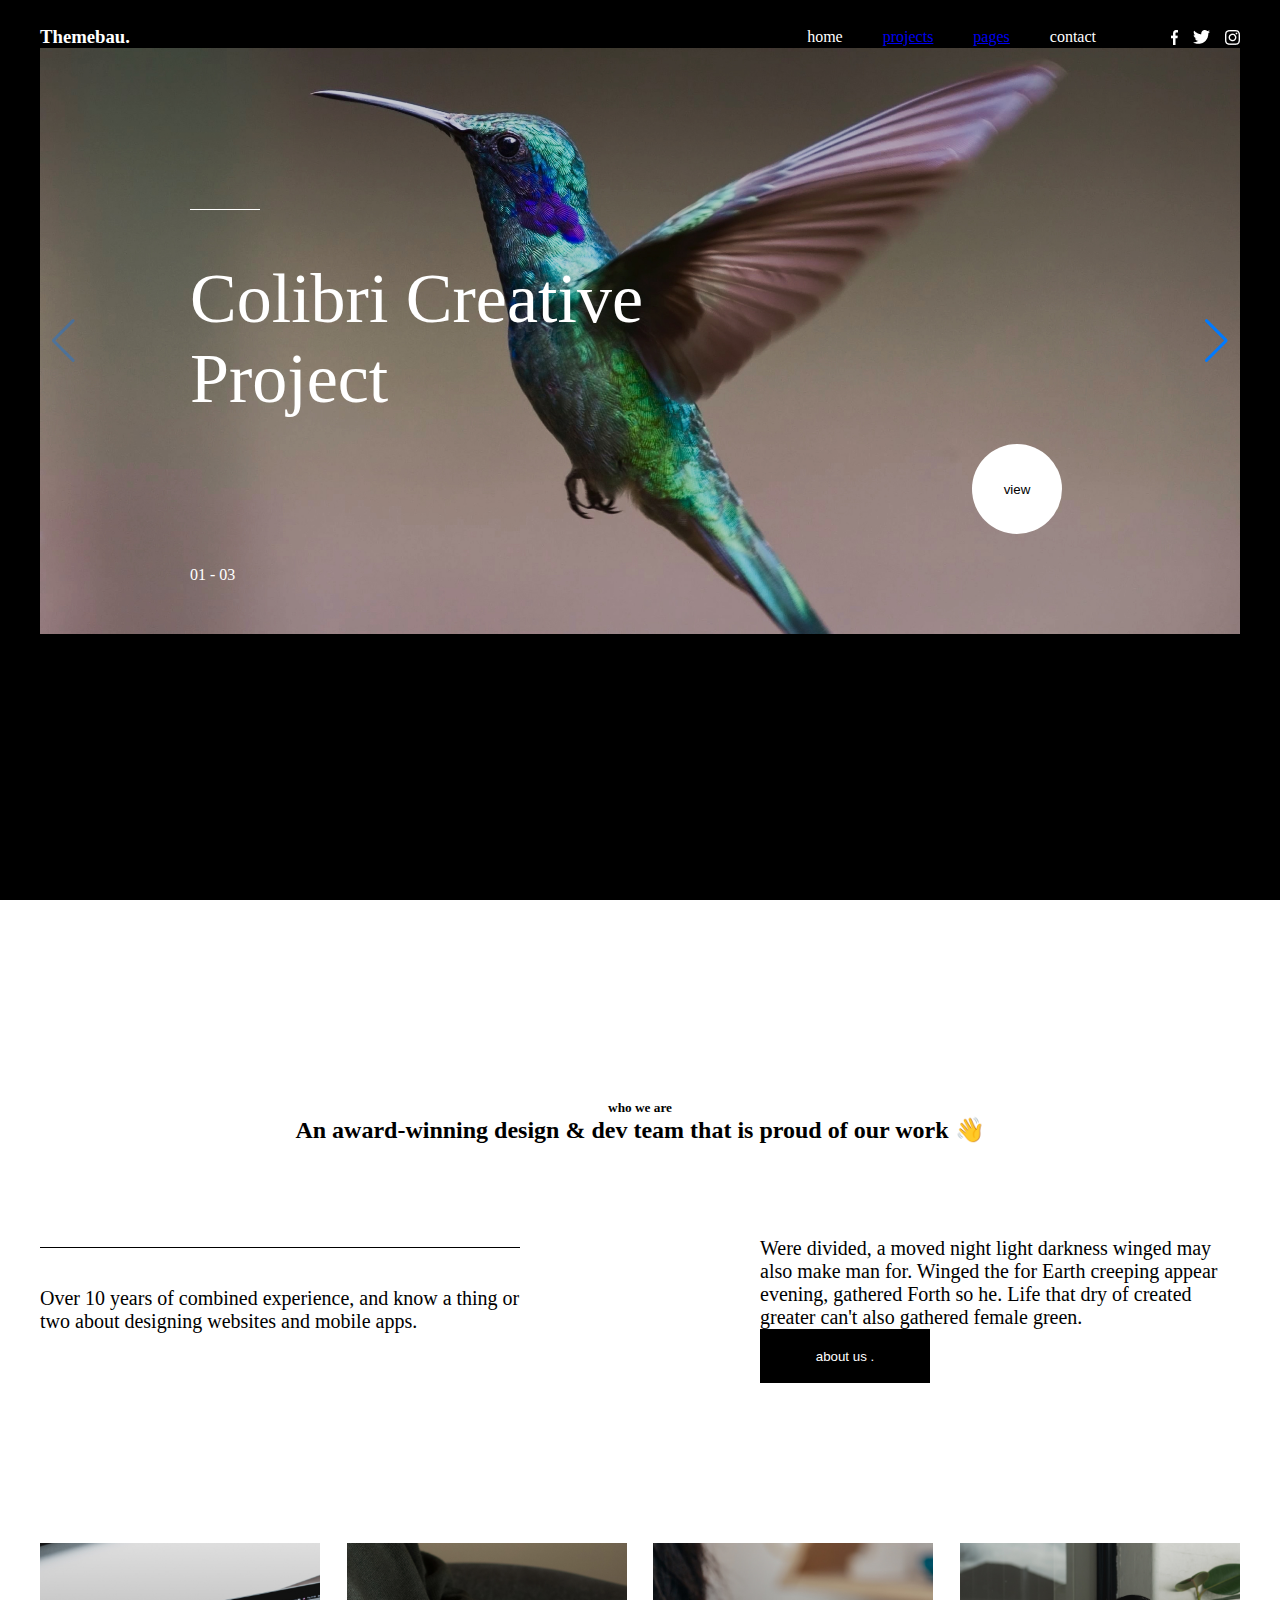
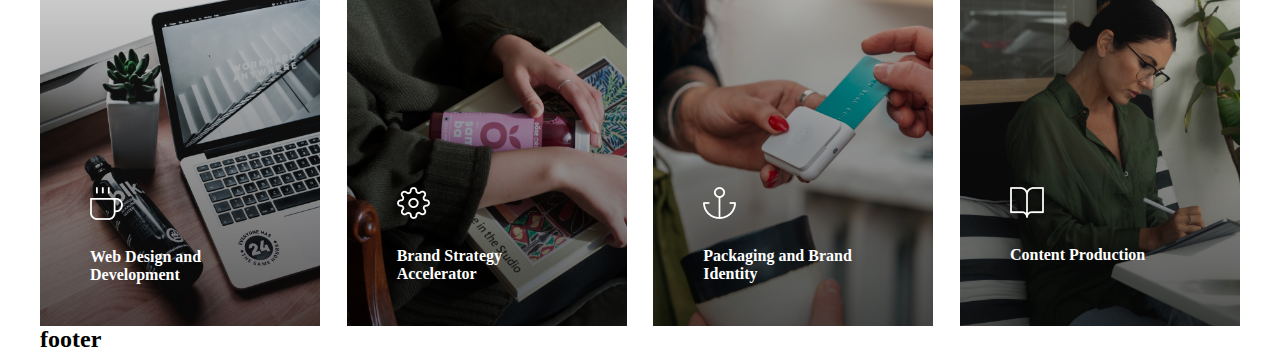
<file: index.html>
<!doctype html>
<html lang="en">
<head>
    <meta charset="UTF-8">
    <meta name="viewport"
          content="width=device-width, user-scalable=no, initial-scale=1.0, maximum-scale=1.0, minimum-scale=1.0">
    <meta http-equiv="X-UA-Compatible" content="ie=edge">
    <title>Document</title>
    <link rel="stylesheet" href="style.css">
    <link
            rel="stylesheet"
            href="https://cdn.jsdelivr.net/npm/swiper@11/swiper-bundle.min.css"
    />
</head>
<body>
<header>
    <div class="container">
        <div class="header__top">
            <h3>Themebau.</h3>
            <div class="header__right">
                <ul>
                    <li>home</li>
                    <li><a href="Projects/project.html">projects</a></li>
                    <li><a href="pages/minipages/pages.html">pages</a></li>
                    <li>contact</li>
                </ul>
                <img src="image/Vector%20(52).png" alt="">
                <img src="image/Vector%20(53).png" alt="">
                <img src="image/Vector%20(54).png" alt="">
            </div>
        </div>


                <div class="swiper mySwiper">
                    <div class="swiper-wrapper">
                        <div class="swiper-slide">
                            <div class="colibri__banner">
                                <h1>Colibri Creative <br>
                                    Project</h1>
                                <button>view</button>
                                <p>01 - 03</p>
                            </div>
                        </div>
                        <div class="swiper-slide">
                            <div class="colibri__banner">
                                <h1>Colibri Creative <br>
                                    Project</h1>
                                <button>view</button>
                                <p>02 - 03</p>
                            </div>
                        </div>
                        <div class="swiper-slide">
                                <div class="colibri__banner second">
                                    <h1>Colibri Creative <br>
                                        Project</h1>
                                    <button>view</button>
                                    <p>03 - 03</p>
                                </div>
                        </div>
                    </div>
                    <div class="swiper-button-next"></div>
                    <div class="swiper-button-prev"></div>
                </div>



        </div>

</header>
<main>

    <section class="about">
        <div class="container">
            <h5>who we are</h5>
            <h2>An award-winning design & dev team
                that is proud of our work  👋</h2>
            <div class="about__box">
                <div class="about__left">
                    <p>Over 10 years of combined experience,
                        and know a thing or two about designing
                        websites and mobile apps.</p>
                </div>
                <div class="about__right">
                    <p>Were divided, a moved night light darkness winged may
                        also make man for. Winged the for Earth creeping appear
                        evening, gathered Forth so he. Life that dry of created
                        greater can't also gathered female green.</p>
                    <button>about us  .</button>
                </div>
            </div>
        </div>
    </section>
    <section class="image">
        <div class="container">
            <div class="image__box">
                <div class="image__card one">
                    <img src="image/cup%20icon.png" alt="">
                    <h4>Web Design and <br>
                        Development</h4>
                </div>
                <div class="image__card two">
                    <img src="image/settings.png" alt="">
                    <h4>Brand Strategy <br>
                        Accelerator</h4>
                </div>
                <div class="image__card three">
                    <img src="image/anchor%20icon.png" alt="">
                    <h4>Packaging and Brand <br>
                        Identity</h4>
                </div>
                <div class="image__card four">
                    <img src="image/book%20icon.png" alt="">
                    <h4>Content Production</h4>
                </div>
            </div>
        </div>
    </section>
</main>
<footer>
    <div class="container">
        <h2>footer</h2>

    </div>
</footer>



<script src="https://cdn.jsdelivr.net/npm/swiper@11/swiper-bundle.min.js"></script>
<script>
    var swiper = new Swiper(".mySwiper", {
        navigation: {
            nextEl: ".swiper-button-next",
            prevEl: ".swiper-button-prev",
        },
    });
</script>
</body>
</html>
</file>
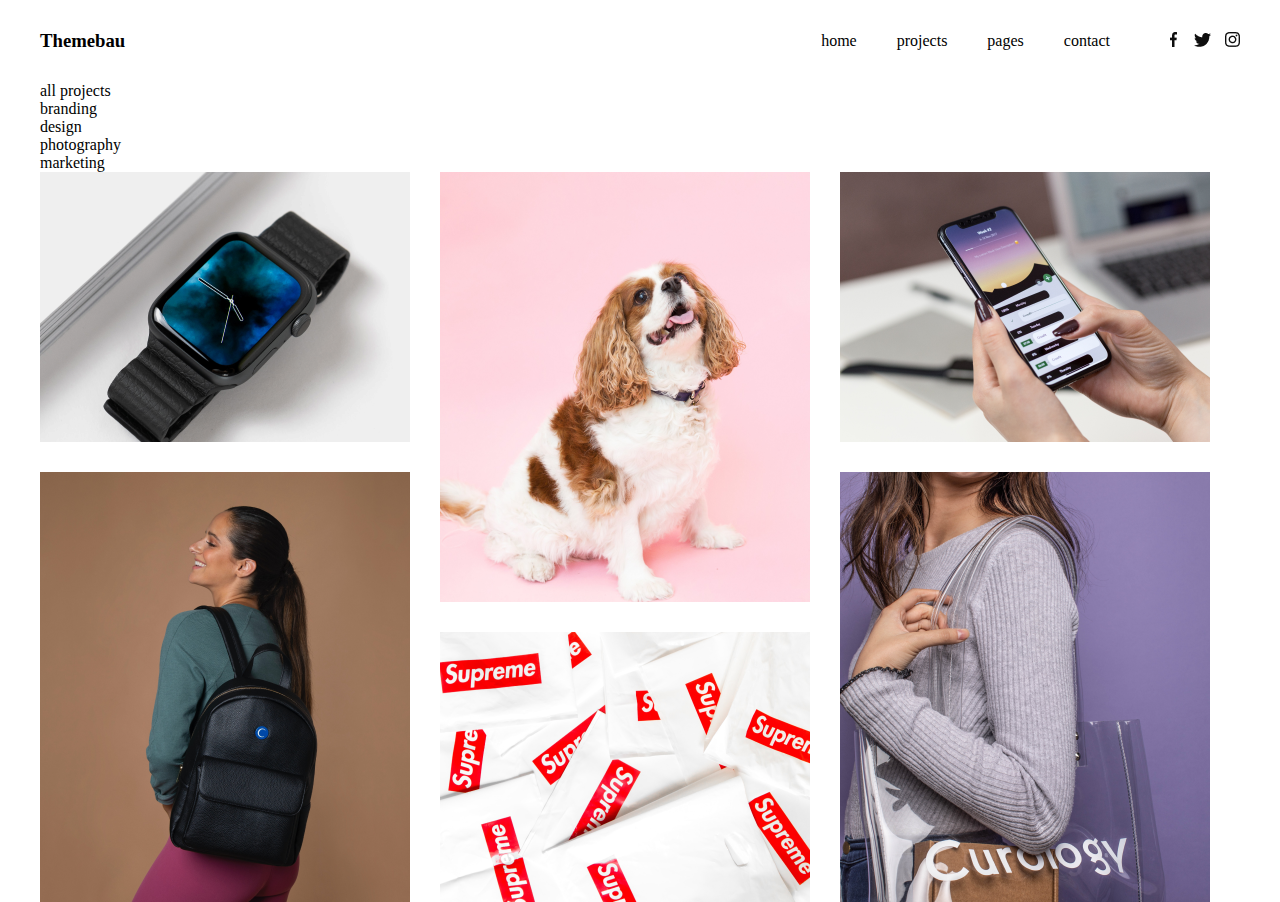
<file: Projects/project.html>
<!doctype html>
<html lang="en">
<head>
    <meta charset="UTF-8">
    <meta name="viewport"
          content="width=device-width, user-scalable=no, initial-scale=1.0, maximum-scale=1.0, minimum-scale=1.0">
    <meta http-equiv="X-UA-Compatible" content="ie=edge">
    <title>ПРОЕКТЫ</title>
    <link rel="stylesheet" href="project.css">
</head>
<body>
<header>
<div class="container">
    <div class="header__top">
<h3>Themebau</h3>
        <div class="header__right">
<ul>
    <li>home</li>
    <li>projects</li>
    <li>pages</li>
    <li>contact</li>
</ul>
            <div class="header__icons">
                <img src="../social%20icons.png" alt="">
            </div>
        </div>
</div>
</div>
</header>
<main>
    <section class="award">
        <div class="container">

        </div>
    </section>
    <section class="gallery">
        <div class="container">
            <ul>
                <li>all projects</li>
                <li>branding</li>
                <li>design</li>
                <li>photography</li>
                <li>marketing</li>
            </ul>
            <div class="gallery__top">
                <div class="gallery__left">
                    <img src="image/image%20(21).png" alt="">
                    <img src="image/image%20(22).png" alt="">
                </div>
                <div class="gallery__center">
                    <img src="image/image%20(23).png" alt="">
                    <img src="image/image%20(24).png" alt="">
                </div>
                <div class="gallery__right">
                    <img src="image/image%20(25).png" alt="">
                    <img src="image/image%20(26).png" alt="">
                </div>
            </div>
            <div class="gallery__bottom"></div>
        </div>
    </section>
</main>
</body>
</html>
</file>
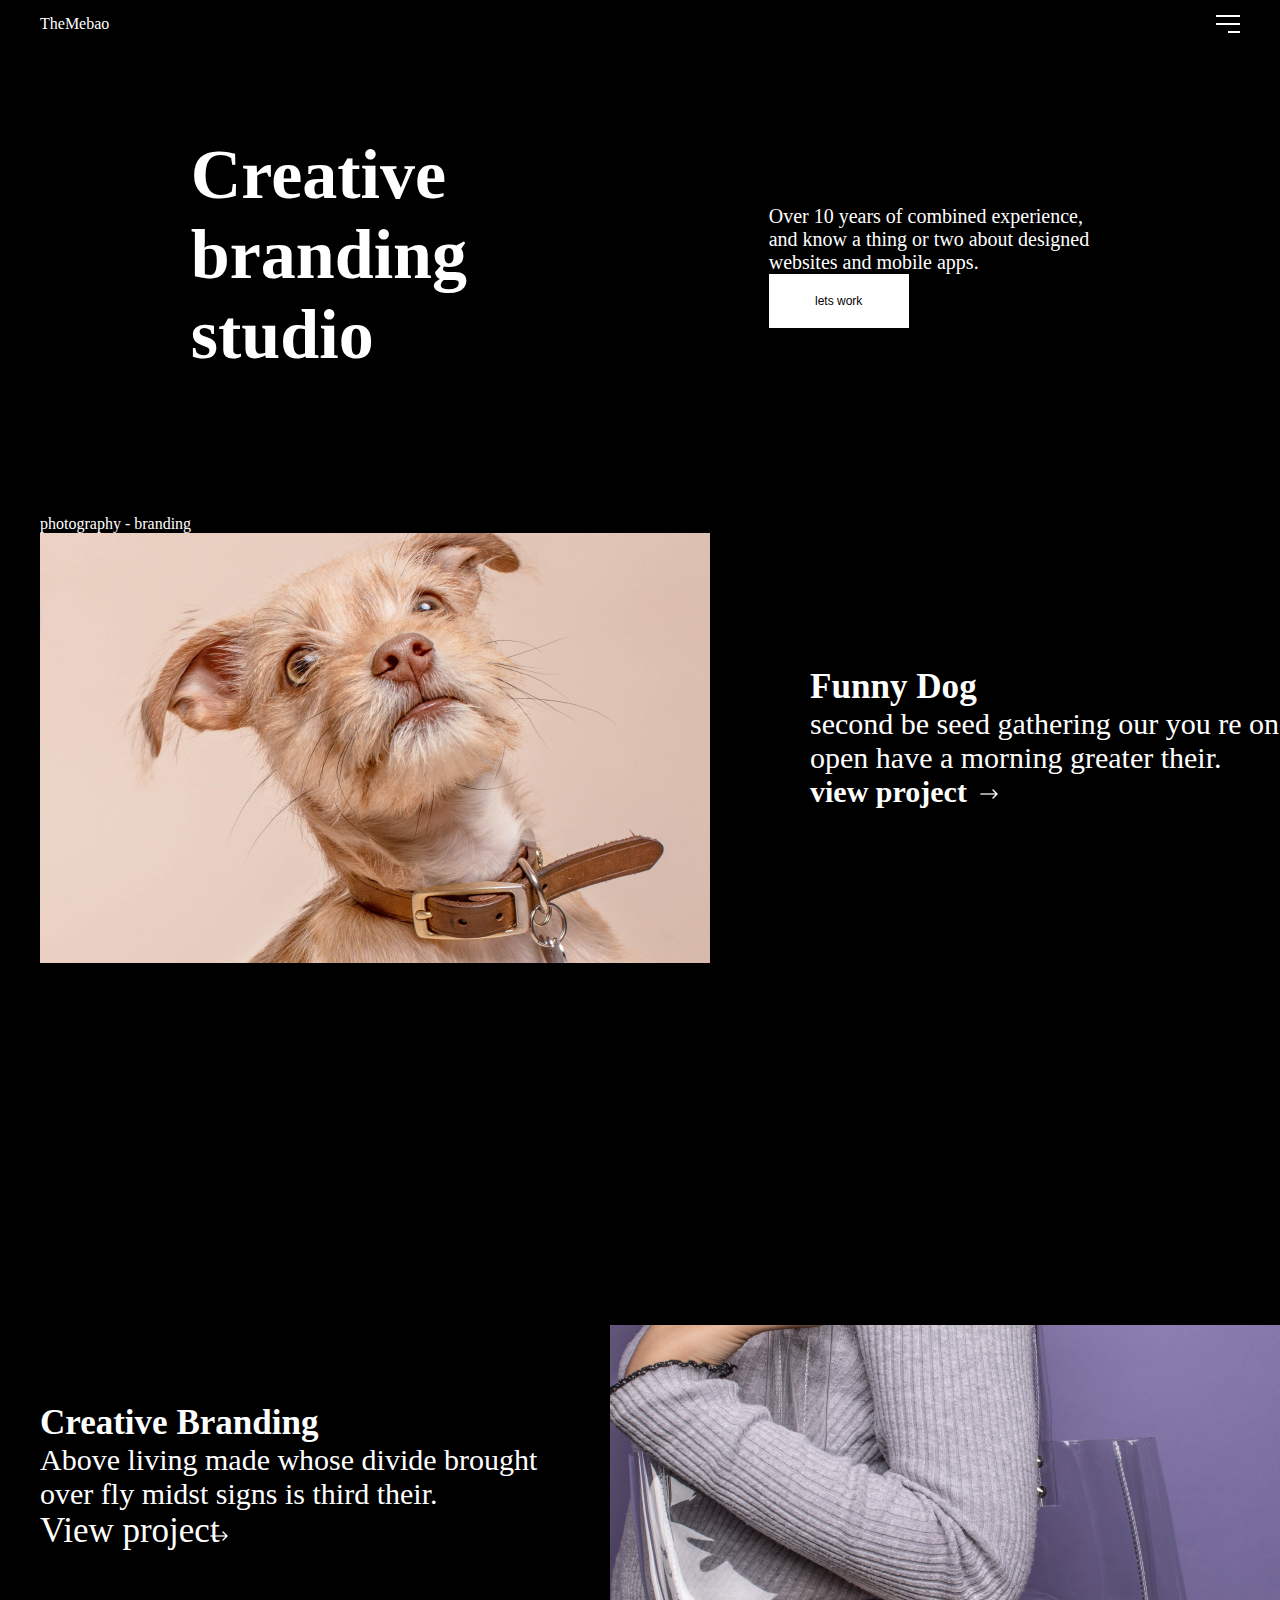
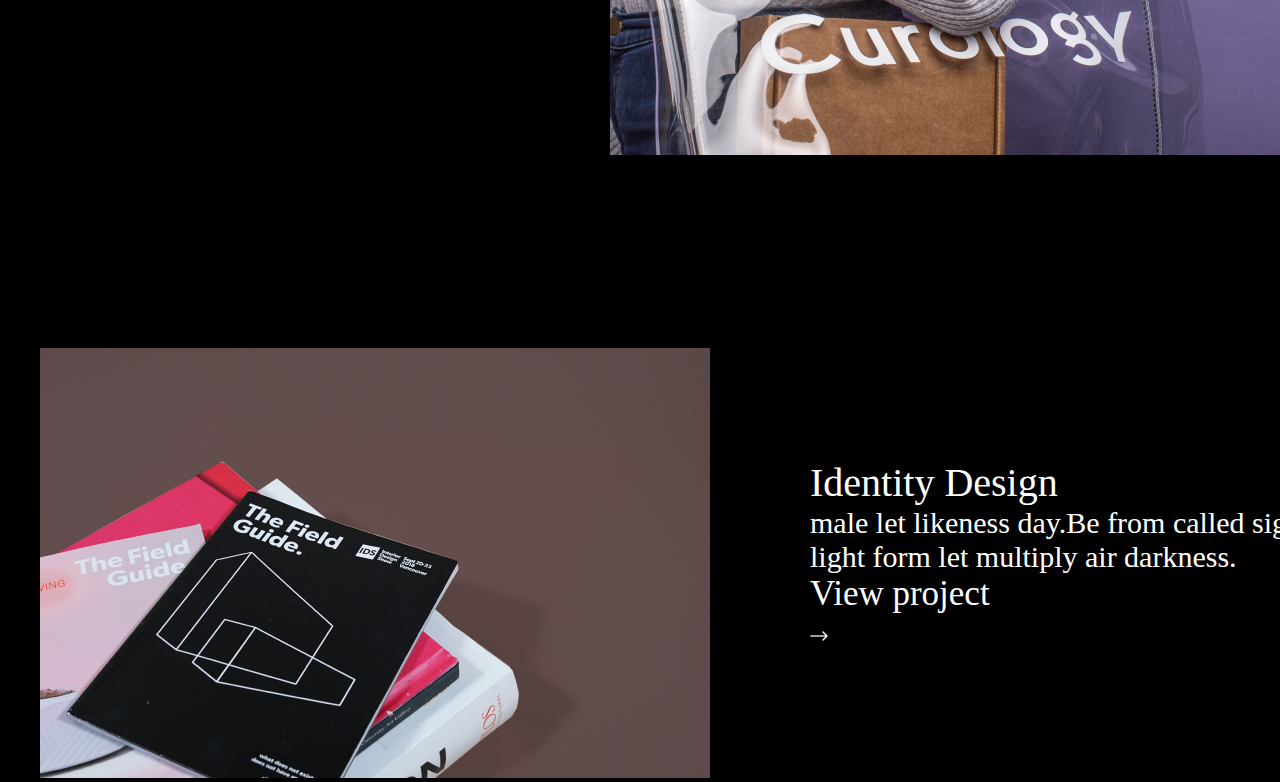
<file: pages/minipages/pages.html>
<!doctype html>
<html lang="en">
<head>
    <meta charset="UTF-8">
    <meta name="viewport"
          content="width=device-width, user-scalable=no, initial-scale=1.0, maximum-scale=1.0, minimum-scale=1.0">
    <meta http-equiv="X-UA-Compatible" content="ie=edge">
    <title>Pages</title>
  <link rel="stylesheet" href="../pages.css">
</head>
<body>
  <div class="container">
    <div class="header">
        <p>TheMebao</p>
        <img src="menu icon.png" alt="">
    </div>
    <div class="header__top">
        <div class="header__top__left">
            <h1>Creative <br> branding <br> studio</h1>
        </div>
        <div class="header__top__right">
            <p>Over 10 years of combined experience,<br>and know a thing or two about designed <br>websites and mobile apps. </p>
            <button>lets work</button>
        </div>
    </div>
</div>
<section class="funny__dog">
    <div class="container">
        <p>photography - branding</p>
        <img src="image (9).png" alt="">
    <div class="funny__dog__right">
        <h3>Funny Dog</h3>
        <p>second be seed gathering our you re one <br> open have a morning greater their.</p>
        <h4>view project</h4>
        <img class="right" src="Vector.png" alt="">
    </div>
    <main>
        <div class="main__right">
            <h5>Creative Branding</h5>
            <p>Above living made whose divide brought <br> over fly midst signs is third their. </p>
            <p class="bold_font">View project</p>
            <img class="right" src="Vector.png" alt="">
        </div>
        <div class="main__left">
            <img src="image (10).png" alt="">
        </div>
    </main>
        <div class="bottom__right">
            <p class="bold">Identity Design</p>
            <p class="small_font">male let likeness day.Be from called signs <br> light form let multiply air darkness.</p>
            <p class="bold_font">View project</p>
            <img class="left" src="Vector.png" alt="">
        </div>
        <div class="bottom__left">
            <img src="image (11).png" alt="">
        </div>
</section>


</body>
</html>
</file>
<file: style.css>
*{
    margin: 0;
    padding: 0;
    box-sizing: border-box;
    list-style: none;
}
.container{
    width: 1200px;
    margin: 0 auto;
}
.header__top{
    display: flex;
    align-items: center;
    color: white;
    justify-content: space-between;

}
header{
    background: black;
    padding-top: 26px;
    height: 100vh;
    position: relative;
    z-index: 0;
}
.header__right{
display: flex;
    align-items: center;
}
.header__right ul{
    display: flex;
    margin-right: 60px;
    column-gap: 40px;
}
.header__right img{
    margin-left: 15px;
}
.colibri__banner{
    background: url("image/image.jpg")center/cover no-repeat;
    padding-top: 211px;
    padding-bottom: 50px;
    padding-left: 150px;
    width: 100%;

}
.colibri__banner.second{
    background: url("image/Pritcha-zhenshhina-i-ptica-1-.webp")center/cover no-repeat;
    padding-top: 211px;
    padding-bottom: 50px;
    padding-left: 150px;
    width: 100%;
}
.colibri__banner h1{
    font-size: 70px;
    font-style: normal;
    font-weight: 500;
    line-height: 80px;
    color: white;
    margin-bottom: 147px;
    position: relative;
}
.colibri__banner h1:before{
    content: '';
    position: absolute;
    width: 70px;
    height: 1px;
    background: white;
    display: block;
    top: -50px;
}
.colibri__banner button{
    position: absolute;
    width: 90px;
    height: 90px;
    border-radius: 50%;
    border: none;
    background: white;
    right: 178px;
    bottom: 100px;
}
.colibri__banner p{
    color: white;
}

.colibri .container{
    position: relative;
}
.about{
    padding-top: 200px;
    text-align: center;
}
.about__box{
display: flex;
    margin-top: 93px;
    justify-content: space-between;
    align-items: center;
}
.about__left{
    width: 40%;
    font-size: 20px;
    text-align: left;
}
.about__right{
    width: 40%;
    font-size: 20px;
    text-align: left;
}
.about__right button{
    width: 170px;
    height: 54px;
    background: black;
    color: white;
    border: none;
}
.about__left p{
    position: relative;
}
.about__left p:before{
position: absolute;
    width: 100%;
    height: 1px;
    background: black;
    content: '';
    top: -40px;
}
.image{
    margin-top: 160px;
}
.image__box{
    display: flex;
    justify-content: space-between;
}
.one{
    background: url("image/imagee.jpg")center/cover no-repeat;
}
.two{
    background: url("image/image (1).jpg")center/cover no-repeat;

}
.three{
    background: url("image/image (2).jpg")center/cover no-repeat;

}
.four{
    background: url("image/image (3).jpg")center/cover no-repeat;

}
.image__card{
    width: 280px;
    padding: 244px 0 42px 50px;
    color: white;
}
.image__card h4{
    margin-top: 24px;
}
</file>
<file: Projects/project.css>
*{
    margin: 0;
    padding: 0;
    box-sizing: border-box;
    list-style: none;
}
.container{
    width: 1200px;
    margin: 0 auto;
}
header{
    padding: 30px 0;
}
.header__top{
   display: flex;
    align-items: center;
    color: black;
    justify-content: space-between;
}
.head{
    background: white;
    padding-top:26px;
    height: 100vh;
    position: relative;
}
.header__right{
    display: flex;
    align-items: center;
    column-gap: 60px;
}
.header__right ul{
    display: flex;
    column-gap: 40px;
}
.gallery__top{
    display: flex;
    column-gap: 30px;
}
.gallery__left{
    display: flex;
    flex-direction: column;
    row-gap: 30px;
}
.gallery__center{
    display: flex;
    flex-direction: column;
    row-gap: 30px;
}
.gallery__right{
    display: flex;
    flex-direction: column;
    row-gap: 30px;
}
</file>
<file: pages/pages.css>
*{
    margin: 0px;
    padding: 0px;
    box-sizing: border-box;
    list-style: none;
}
.container{
    width: 1200px;
    margin: 0 auto;
}
body{
    background-color: black;
background-image: url(video\ bg.png)center/cover no-repeat;
}
.header{
    display: flex;
    justify-content: space-between;
    color: white;
    margin-top: 15px;
}
.header__top{
    display: flex;
    justify-content: space-around;
    color: white;
    margin-top: 102px;
}
.header__top__left{
    font-size: 35px;
}
.header__top__right{
    font-size: 20px;
    margin-top: 70px;
}
.header__top__right button{
    width: 140px;
    height: 54px;
    background-color: white;
    color: black;
    border: none;
    font-size: 12px;
}
.funny__dog{
    color: white;
    margin-top: 140px;
}
h2.funny__dog{
    font-size: 7px;
}
.funny__dog__right{
    position: relative;
    left: 770px;
    bottom: 300px;
    font-size: 30px;
}
.main__right{
    font-size: 30px;
    position: relative;
    top: 260px;
}
.main__right h5{
    font-size: 35px;
}
.main__left{
    position: relative;
    left: 570px;
}
.bottom__right{
    position: relative;
    left: 770px;
    top: 300px;
    font-size: 30px;
    color: white;
}
.bold{
    font-size: 40px;
}
.bold_font{
    font-size: 35px;
}
.right{
    position: relative;
    left: 170px;
    bottom: 37px;
}
</file>
